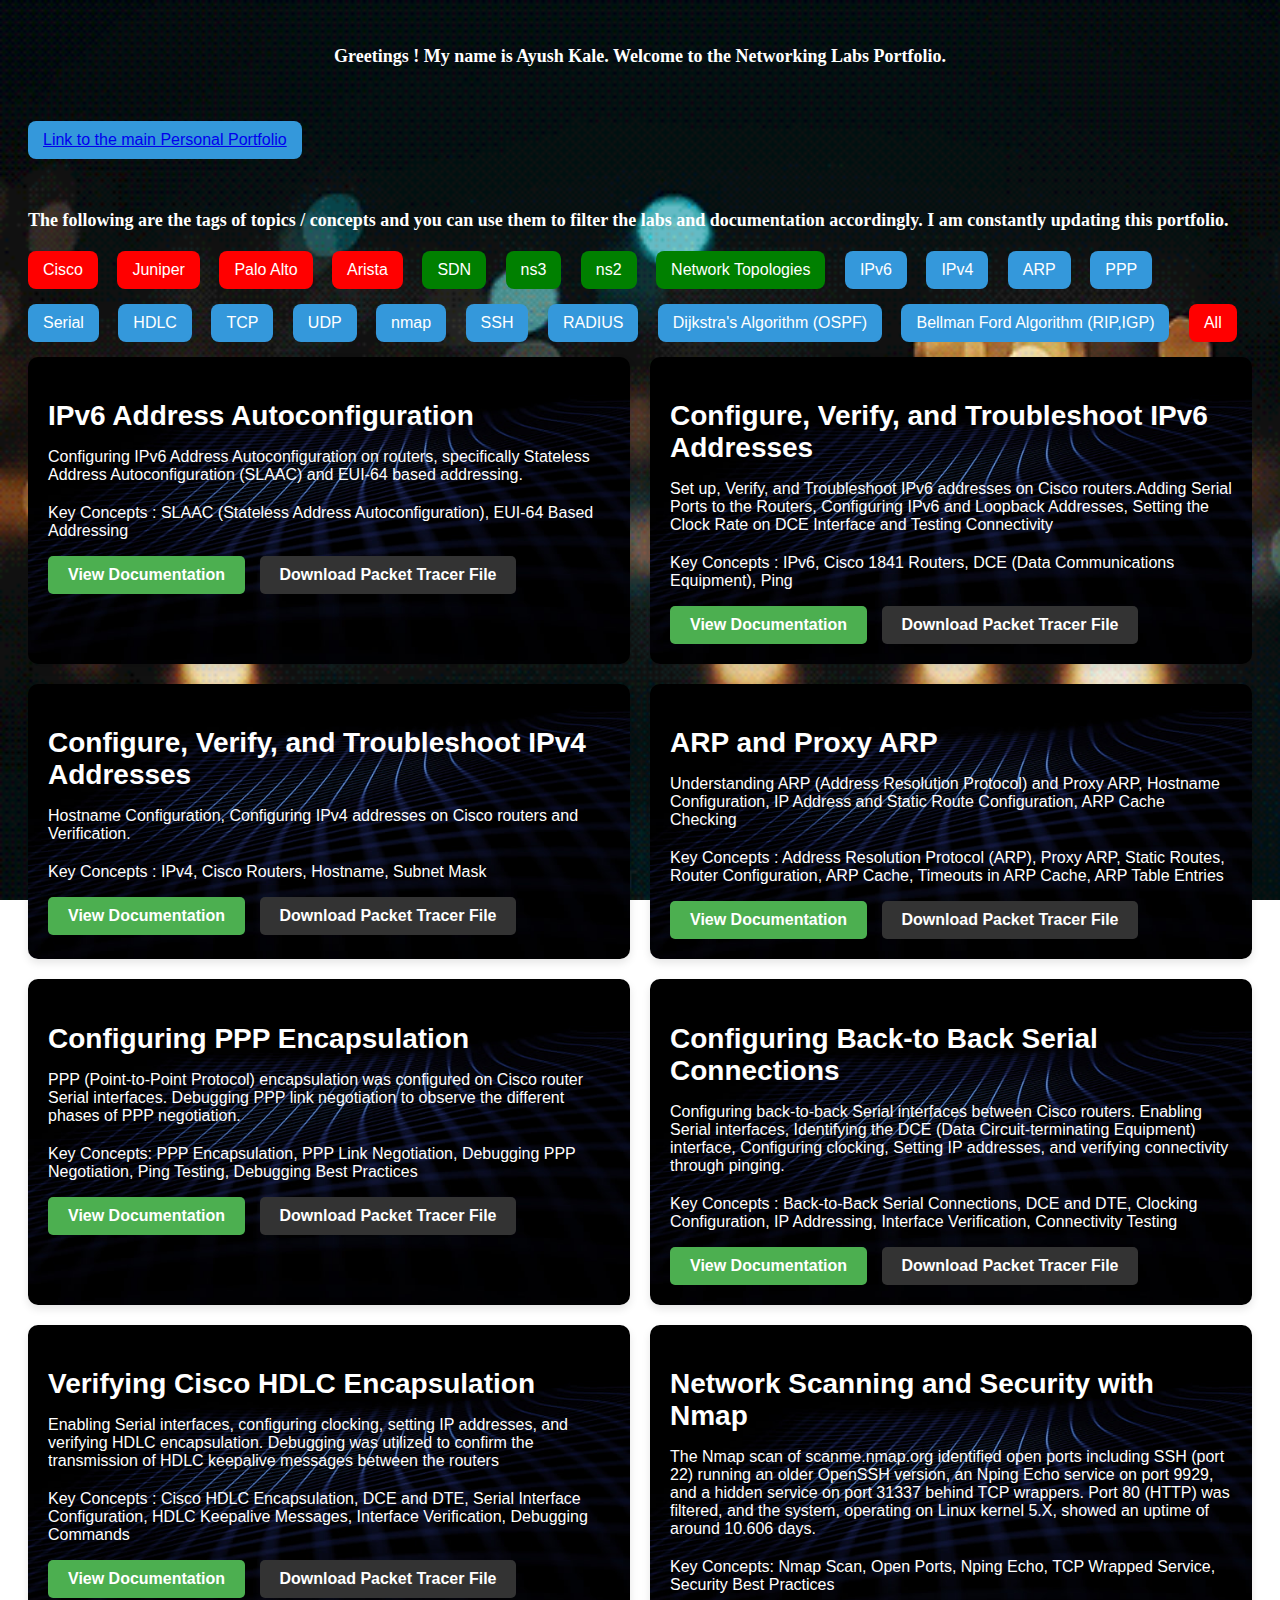
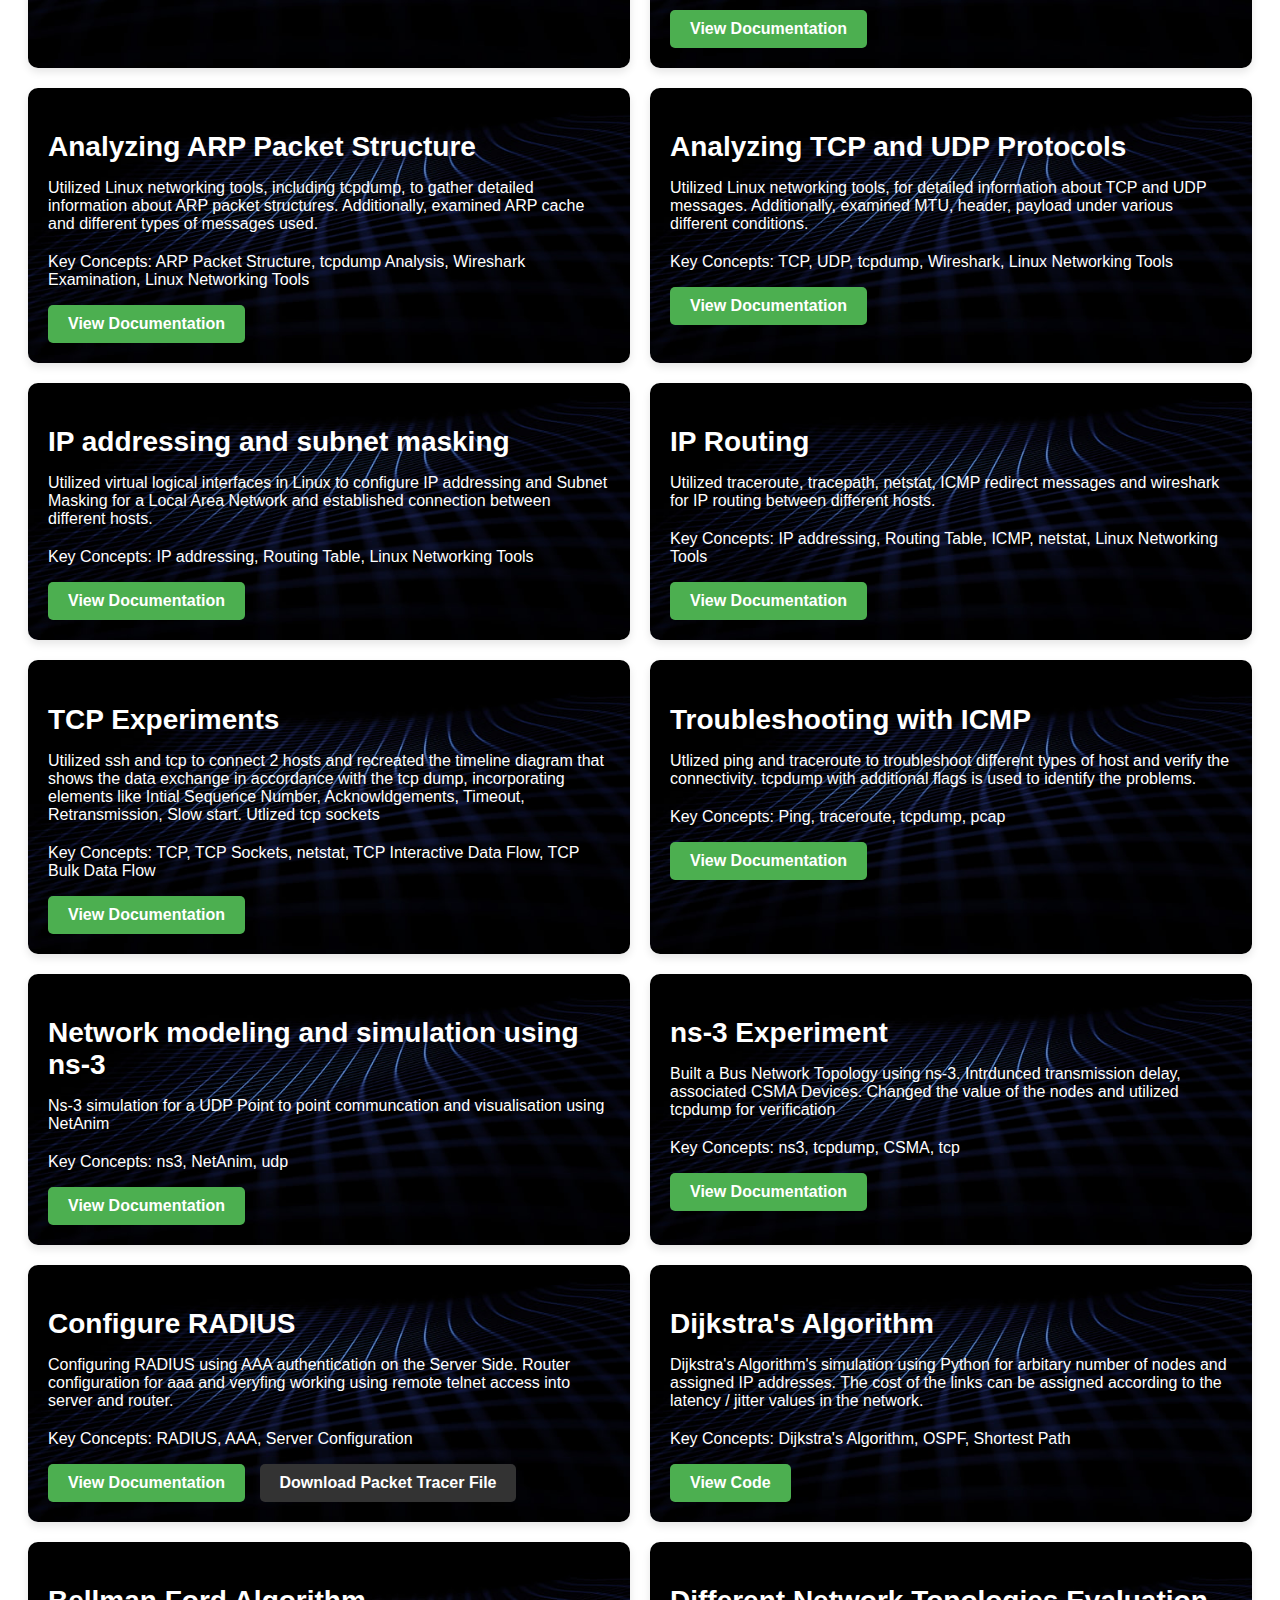
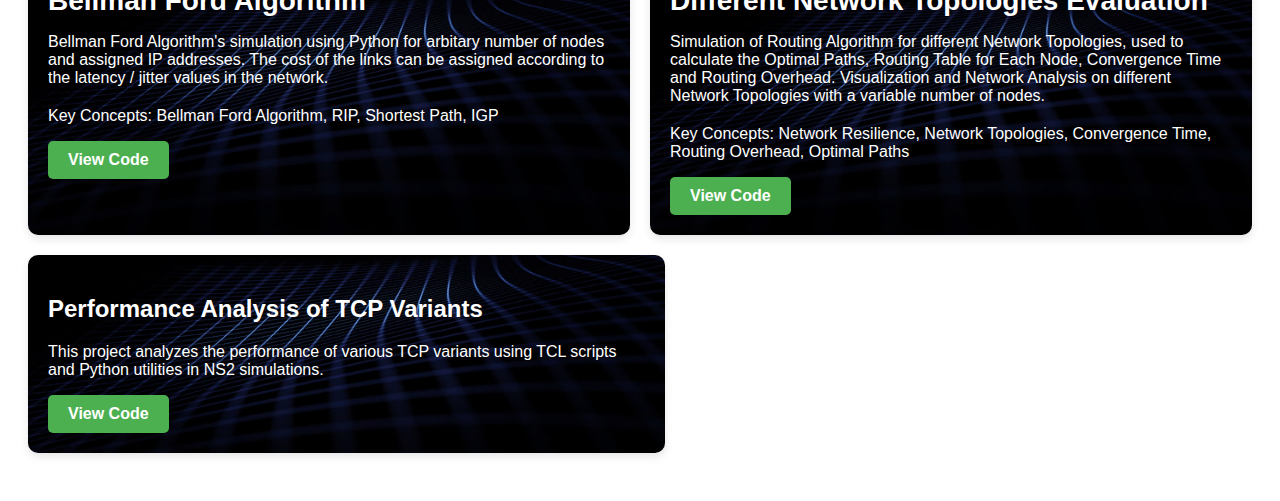
<file: index.html>
<!DOCTYPE html>
<html lang="en">

<head>
    <meta charset="UTF-8">
    <meta name="viewport" content="width=device-width, initial-scale=1.0">
    <title>Lab Blocks Filter</title>
    <style>
       body {
    font-family: 'Arial', sans-serif;
    background: url('NvL.gif') no-repeat center center fixed; 
    background-size: cover;
    padding: 20px;
}

.row {
    display: flex;
    justify-content: space-between;
    margin-bottom: 20px; 
}

.lab-block {
    background: url('back.jpg') no-repeat center center; 
    background-size: cover; 
    padding: 20px;
    border-radius: 10px;
    margin: 0; 
    flex: 0 1 calc(50% - 15px); 
    margin-right: 20px;
    color: white; 
    box-shadow: 0 4px 8px rgba(0, 0, 0, 0.1); 
}

.lab-name {
    font-size: 28px;
    font-weight: bold;
    margin-bottom: 10px;
}

.lab-description {
    margin-bottom: 20px;
}

.btn {
    display: inline-block;
    padding: 10px 20px;
    margin-right: 10px;
    border-radius: 5px;
    font-weight: bold;
    text-decoration: none;
    transition: background-color 0.3s;
}

.html-btn {
    background-color: #4CAF50;
    color: white;
}

.github-btn {
    background-color: #333;
    color: white;
}

.html-btn:hover {
    background-color: #388E3C;
}

.github-btn:hover {
    background-color: #222;
}

.row .lab-block:nth-child(2) {
    margin-right: 0;
}

.row:nth-child(1) .lab-block {
    background: url('back.jpg') no-repeat center center;
    background-size: cover;
}

.row:nth-child(2) .lab-block {
    background: url('back.jpg') no-repeat center center;
    background-size: cover;
}

.row:nth-child(3) .lab-block {
    background: url('back.jpg') no-repeat center center;
    background-size: cover;
}

.centered-block {
    justify-content: center;
}

.centered-block .lab-block {
    flex-basis: calc(60% - 15px);
    display: flex;
    flex-direction: column;
    justify-content: center;
    align-items: center;
    text-align: center;
}

.centered-block .lab-block {
    background: url('back.jpg') no-repeat center center;
    background-size: cover;
}

.search-container {
    display: flex;
    justify-content: center;
    align-items: center;
    padding: 20px;
    margin-bottom: 20px;
}

#searchInput {
    padding: 10px 15px;
    font-size: 16px;
    border: 1px solid #ccc;
    border-radius: 4px;
    flex: 1;
    margin-right: 10px;
}

#searchButton {
    padding: 10px 20px;
    font-size: 16px;
    background-color: #4CAF50;
    color: white;
    border: none;
    border-radius: 4px;
    cursor: pointer;
    transition: background-color 0.3s;
}

#searchButton:hover {
    background-color: #388E3C;
}

.tags-container {
    margin-top: 20px;
}

.tag.protocol {
    display: inline-block;
    margin-right: 15px;
    margin-bottom: 15px;
    padding: 10px 15px;
    background-color: #3498db; /* Blue color for protocol tags */
    color: #fff;
    cursor: pointer;
    border-radius: 8px;
}

.tag.protocol:hover {
    background-color: #2980b9; /* Darker blue on hover */
}

.tag.network-vendor {
    display: inline-block;
    margin-right: 15px;
    margin-bottom: 15px;
    padding: 10px 15px;
    background-color: #FF0000; /* Red color for network vendor tags */
    color: #fff;
    cursor: pointer;
    border-radius: 8px;
}

.tag.network-vendor:hover {
    background-color: #B30000;
}

.tag.tech {
    display: inline-block;
    margin-right: 15px;
    margin-bottom: 15px;
    padding: 10px 15px;
    background-color: #008000; 
    color: #fff;
    cursor: pointer;
    border-radius: 8px;
}
.tag.tech:hover {
    background-color: #222222; 
}
 	

    </style>
</head>

<body>
<p style="font-family: 'Times New Roman', serif; font-size: 18px; color: white; font-weight: bold; text-align: center;">Greetings ! My name is Ayush Kale. Welcome to the Networking Labs Portfolio.</p><br><br>
<div class="tag protocol"><a href="https://ayushkale1909.github.io/Portfolio/">Link to the main Personal Portfolio</a></div>
<br><br>
<p style="font-family: 'Times New Roman', serif; font-size: 18px; color: white; font-weight: bold;">The following are the tags of topics / concepts and you can use them to filter the labs and documentation accordingly. I am constantly updating this portfolio.</p>

<div class="tags-container">
    <div class="tag network-vendor" data-filter="cisco">Cisco</div>
    <div class="tag network-vendor" data-filter="juniper">Juniper</div>
    <div class="tag network-vendor" data-filter="palo-alto">Palo Alto</div>
    <div class="tag network-vendor" data-filter="arista">Arista</div>
    <div class="tag tech" data-filter="sdn">SDN</div>
    <div class="tag tech" data-filter="ns3">ns3</div>
    <div class="tag tech" data-filter="ns2">ns2</div>
    <div class="tag tech" data-filter="topo">Network Topologies</div>
    <div class="tag protocol" data-filter="ipv6">IPv6</div>
    <div class="tag protocol" data-filter="ipv4">IPv4</div>
    <div class="tag protocol" data-filter="arp">ARP</div>
    <div class="tag protocol" data-filter="ppp">PPP</div>
    <div class="tag protocol" data-filter="serial">Serial</div>
    <div class="tag protocol" data-filter="hdlc">HDLC</div>
    <div class="tag protocol" data-filter="tcp">TCP</div>	
    <div class="tag protocol" data-filter="udp">UDP</div>	
    <div class="tag protocol" data-filter="nmap">nmap</div>	
    <div class="tag protocol" data-filter="ssh">SSH</div>	
    <div class="tag protocol" data-filter="radius">RADIUS</div>
    <div class="tag protocol" data-filter="ospf">Dijkstra's Algorithm (OSPF)</div>
    <div class="tag protocol" data-filter="rip">Bellman Ford Algorithm (RIP,IGP)</div>
    <div class="tag network-vendor" data-filter="all">All</div>
</div>


<div class="row">
    <div class="lab-block" data-tags="cisco ipv6">
        <h2 class="lab-name">IPv6 Address Autoconfiguration</h2>
        <p class="lab-description">Configuring IPv6 Address Autoconfiguration on routers, specifically Stateless Address Autoconfiguration (SLAAC) and EUI-64 based addressing.</p>
	<p> Key Concepts : SLAAC (Stateless Address Autoconfiguration), EUI-64 Based Addressing </p>
        <a href="https://drive.google.com/file/d/1-GVGYyHuczqrOhIVtOOXDNxZJ9WQWpFU/view?usp=sharing" class="btn html-btn">View Documentation</a>
        <a href="https://github.com/ayushkale1909/Packet-tracer-docs/blob/main/IPv6%20Address%20Autoconfiguration.pkt" class="btn github-btn">Download Packet Tracer File</a>
    </div>
    <div class="lab-block" data-tags="cisco ipv6">
    <h2 class="lab-name">Configure, Verify, and Troubleshoot IPv6 Addresses</h2>
    <p class="lab-description">Set up, Verify, and Troubleshoot IPv6 addresses on Cisco routers.Adding Serial Ports to the Routers, Configuring IPv6 and Loopback Addresses, Setting the 	Clock Rate on DCE Interface and Testing Connectivity</p>
	<p>Key Concepts : IPv6, Cisco 1841 Routers, DCE (Data Communications Equipment), Ping </p>
        <a href="https://drive.google.com/file/d/1ceb-QB5XZOK8l2qvnxNhLxupMgBoe4fc/view?usp=sharing" class="btn html-btn">View Documentation</a>
        <a href="https://github.com/ayushkale1909/Packet-tracer-docs/blob/main/Configure%2C%20Verify%2C%20and%20Troubleshoot%20IPv6%20Addresses.pkt" class="btn github-btn">Download Packet Tracer File</a>
    </div>
</div>

<div class="row">
	<div class="lab-block" data-tags="cisco ipv4">
        <h2 class="lab-name">Configure, Verify, and Troubleshoot IPv4 Addresses</h2>
        <p class="lab-description">Hostname Configuration, Configuring IPv4 addresses on Cisco routers and Verification.</p>
	<p>Key Concepts : IPv4, Cisco Routers, Hostname, Subnet Mask </p>
        <a href="https://drive.google.com/file/d/17VH2TUYL4YuPWKvbtr55T_SOi3jQfPRt/view?usp=sharing" class="btn html-btn">View Documentation</a>
        <a href="https://github.com/ayushkale1909/Packet-tracer-docs/blob/main/Configure%2C%20Verify%2C%20and%20Troubleshoot%20IPv4%20Addresses.pkt" class="btn github-btn">Download Packet Tracer File</a>
        </div>
	<div class="lab-block" data-tags="cisco arp">
        <h2 class="lab-name">ARP and Proxy ARP</h2>
        <p class="lab-description">Understanding ARP (Address Resolution Protocol) and Proxy ARP, Hostname Configuration,  IP Address and Static Route Configuration, ARP Cache Checking</p>
       	<p>Key Concepts : Address Resolution Protocol (ARP), Proxy ARP, Static Routes, Router Configuration, ARP Cache, Timeouts in ARP Cache, ARP Table Entries </p>
	<a href="https://drive.google.com/file/d/14IpM8eRvNquXU7AhxHM54ehh2YN-CiOL/view?usp=sharing" class="btn html-btn">View Documentation</a>
        <a href="https://github.com/ayushkale1909/Packet-tracer-docs/blob/main/ARP%20and%20Proxy%20ARP.pkt" class="btn github-btn">Download Packet Tracer File</a>
    	</div>
</div>

<div class="row">
	<div class="lab-block" data-tags="cisco ppp">
        <h2 class="lab-name">Configuring PPP Encapsulation</h2>
        <p class="lab-description">PPP (Point-to-Point Protocol) encapsulation was configured on Cisco router Serial interfaces. Debugging PPP link negotiation to observe the different  	phases of PPP negotiation.</p>
	<p> Key Concepts: PPP Encapsulation, PPP Link Negotiation, Debugging PPP Negotiation, Ping Testing, Debugging Best Practices </p>
        <a href="https://drive.google.com/file/d/1huFpuMVo2GUrIPFJnhtBc6ET7rDxqdPO/view?usp=sharing" class="btn html-btn">View Documentation</a>
        <a href="https://github.com/ayushkale1909/Packet-tracer-docs/blob/main/Configuring%20PPP%20Encapsulation.pkt" class="btn github-btn">Download Packet Tracer File</a>
    	</div>
	<div class="lab-block" data-tags="cisco serial">
        <h2 class="lab-name">Configuring Back-to Back Serial Connections</h2>
        <p class="lab-description">Configuring back-to-back Serial interfaces between Cisco routers. Enabling Serial interfaces, Identifying the DCE (Data Circuit-terminating Equipment) 	interface, Configuring clocking, Setting IP addresses, and verifying connectivity through pinging.</p>
       	<p>Key Concepts : Back-to-Back Serial Connections, DCE and DTE, Clocking Configuration, IP Addressing, Interface Verification, Connectivity Testing </p>
        <a href="https://drive.google.com/file/d/1rDr5DAOatkz0TGrLP5-iu75k-0ghU2nr/view?usp=sharing" class="btn html-btn">View Documentation</a>
        <a href="https://github.com/ayushkale1909/Packet-tracer-docs/blob/main/Configuring%20Back-to%20Back%20Serial%20Connections.pkt" class="btn github-btn">Download Packet Tracer File</a>
    	</div>
</div>
<div class="row">
	<div class="lab-block" data-tags="cisco hdlc">
        <h2 class="lab-name">Verifying Cisco HDLC Encapsulation</h2>
        <p class="lab-description">Enabling Serial interfaces, configuring clocking, setting IP addresses, and verifying HDLC encapsulation. Debugging was utilized to confirm the 	transmission of HDLC keepalive messages between the routers</p>
       	<p>Key Concepts : Cisco HDLC Encapsulation, DCE and DTE, Serial Interface Configuration, HDLC Keepalive Messages, Interface Verification, Debugging Commands</p>
        <a href="https://drive.google.com/file/d/1AAA8MVJZ5Tl3BQRcqJZ6hI4GjTebYVAd/view?usp=sharing" class="btn html-btn">View Documentation</a>
        <a href="https://github.com/ayushkale1909/Packet-tracer-docs/blob/main/Verifying%20Cisco%20HDLC%20Encapsulation.pkt" class="btn github-btn">Download Packet Tracer File</a>
    	</div>
	<div class="lab-block" data-tags="nmap">
        <h2 class="lab-name">Network Scanning and Security with Nmap</h2>
        <p class="lab-description">
	The Nmap scan of scanme.nmap.org identified open ports including SSH (port 22) running an older OpenSSH version, an Nping Echo service on port 9929, and a hidden service on 		port 31337 behind TCP wrappers. Port 80 (HTTP) was filtered, and the system, operating on Linux kernel 5.X, showed an uptime of around 10.606 days.</p>
	<p> Key Concepts: Nmap Scan, Open Ports, Nping Echo, TCP Wrapped Service, Security Best Practices</p>
        <a href="https://drive.google.com/file/d/1AWZmkhQm8e4LF4bB6REHCqbxbVo6DTmv/view?usp=sharing" class="btn html-btn">View Documentation</a>
       	</div>
</div>
<div class="row">
	<div class="lab-block" data-tags="arp">
    	<h2 class="lab-name">Analyzing ARP Packet Structure</h2>
    	<p class="lab-description">Utilized Linux networking tools, including tcpdump, to gather detailed information about ARP packet structures. Additionally, examined ARP cache and 	different types of messages used.</p>
    	<p>Key Concepts: ARP Packet Structure, tcpdump Analysis, Wireshark Examination, Linux Networking Tools</p>
    	<a href="https://github.com/ayushkale1909/ideal-eureka/blob/main/Experiment%20with%20ARP.pdf" class="btn html-btn">View Documentation</a>
	</div>
	<div class="lab-block" data-tags="tcp udp">
    	<h2 class="lab-name">Analyzing TCP and UDP Protocols</h2>
    	<p class="lab-description">Utilized Linux networking tools, for detailed information about TCP and UDP messages. Additionally, examined MTU, header, payload under various different 	conditions.</p>
    	<p>Key Concepts: TCP, UDP, tcpdump, Wireshark, Linux Networking Tools</p>
    	<a href="https://github.com/ayushkale1909/ideal-eureka/blob/main/Experiment%20with%20UDPTCP.pdf" class="btn html-btn">View Documentation</a>
	</div>
</div>	

<div class="row">
	<div class="lab-block" data-tags="ipv4 ipv6">
    	<h2 class="lab-name"> IP addressing and subnet masking</h2>
    	<p class="lab-description">Utilized virtual logical interfaces in Linux to configure IP addressing and Subnet Masking for a Local Area Network and established connection between 	different hosts.</p>
    	<p>Key Concepts: IP addressing, Routing Table, Linux Networking Tools</p>
    	<a href="https://github.com/ayushkale1909/ideal-eureka/blob/main/IP%20addressing%20and%20subnet%20masking.pdf" class="btn html-btn">View Documentation</a>
	</div>
	<div class="lab-block" data-tags="ipv4 routing">
    	<h2 class="lab-name"> IP Routing </h2>
    	<p class="lab-description">Utilized traceroute, tracepath, netstat, ICMP redirect messages and wireshark for IP routing between different hosts.</p>
    	<p>Key Concepts: IP addressing, Routing Table, ICMP, netstat, Linux Networking Tools</p>
    	<a href="https://github.com/ayushkale1909/ideal-eureka/blob/main/IP%20Routing.pdf" class="btn html-btn">View Documentation</a>
	</div>	
</div>

<div class="row">	
	<div class="lab-block" data-tags="tcp ssh">
    	<h2 class="lab-name"> TCP Experiments</h2>
    	<p class="lab-description">Utilized ssh and tcp to connect 2 hosts and recreated the timeline diagram that shows the data exchange in accordance with the tcp dump, incorporating 	elements like Intial Sequence Number, Acknowldgements, Timeout, Retransmission, Slow start. Utlized tcp sockets</p>
    	<p>Key Concepts: TCP, TCP Sockets, netstat, TCP Interactive Data Flow, TCP Bulk Data Flow</p>
    	<a href="https://github.com/ayushkale1909/ideal-eureka/blob/main/TCP.pdf" class="btn html-btn">View Documentation</a>
	</div>
	<div class="lab-block" data-tags="tcp arp">
    	<h2 class="lab-name"> Troubleshooting with ICMP</h2>
    	<p class="lab-description">Utlized ping and traceroute to troubleshoot different types of host and verify the connectivity. tcpdump with additional flags is used to identify the 	problems. </p>
	<p>Key Concepts: Ping, traceroute, tcpdump, pcap</p>
    	<a href="https://github.com/ayushkale1909/ideal-eureka/blob/main/Troubleshooting%20Experiments%20with%20ICMP.pdf" class="btn html-btn">View Documentation</a>
	</div>	
</div>

<div class="row">	
	<div class="lab-block" data-tags="udp ns3">
    	<h2 class="lab-name"> Network modeling and simulation using ns-3 </h2>
    	<p class="lab-description">Ns-3 simulation for a UDP Point to point communcation and visualisation using NetAnim</p>
    	<p>Key Concepts: ns3, NetAnim, udp</p>
    	<a href="https://github.com/ayushkale1909/ideal-eureka/blob/main/Introduction%20to%20network%20modeling%20and%20simulation%20using%20ns-3.pdf" class="btn html-btn">View 	Documentation</a>
	</div>
	<div class="lab-block" data-tags="tcp ns3">
    	<h2 class="lab-name"> ns-3 Experiment</h2>
    	<p class="lab-description">Built a Bus Network Topology using ns-3. Intrdunced  transmission delay, associated CSMA Devices. Changed the value of the nodes and utilized tcpdump for 	verification</p>
	<p>Key Concepts: ns3, tcpdump, CSMA, tcp</p>
    	<a href="https://github.com/ayushkale1909/ideal-eureka/blob/main/ns-3%20experiment.pdf" class="btn html-btn">View Documentation</a>
	</div>	
</div>

<div class="row">	
	<div class="lab-block" data-tags="radius cisco">
    	<h2 class="lab-name"> Configure RADIUS </h2>
    	<p class="lab-description">Configuring RADIUS using AAA authentication on the Server Side. Router configuration for aaa and veryfing working using remote telnet access into server and router.</p>
    	<p>Key Concepts: RADIUS, AAA, Server Configuration</p>
    	<a href="https://drive.google.com/file/d/1qL48HMuvaJbHSLFaUOfqOP7mESeYR479/view?usp=sharing" class="btn html-btn">View 	Documentation</a>
	<a href="https://github.com/ayushkale1909/Packet-tracer-docs/blob/main/RADIUS.pkt" class="btn github-btn">Download Packet 	Tracer File</a>

	</div>
	<div class="lab-block" data-tags="ospf">
    	<h2 class="lab-name"> Dijkstra's Algorithm </h2>
    	<p class="lab-description"> Dijkstra's Algorithm's simulation using Python for arbitary number of nodes and assigned IP addresses. The cost of the links can be assigned according to the latency / jitter values in the network.</p>
    	<p>Key Concepts: Dijkstra's Algorithm, OSPF, Shortest Path</p>
    	<a href="https://github.com/ayushkale1909/Packet-tracer-docs/blob/main/Shortest%20Path/dijkstras_algorithm.py" class="btn html-btn">View Code</a>
	</div>
</div>
<div class="row">
	<div class="lab-block" data-tags="rip">
    	<h2 class="lab-name"> Bellman Ford Algorithm </h2>
    	<p class="lab-description">Bellman Ford Algorithm's simulation using Python for arbitary number of nodes and assigned IP addresses. The cost of the links can be assigned according to the latency / jitter values in the network.</p>
    	<p>Key Concepts: Bellman Ford Algorithm, RIP, Shortest Path, IGP</p>
    	<a href="https://github.com/ayushkale1909/Packet-tracer-docs/blob/main/Shortest%20Path/bellman_ford_algorithm.py" class="btn html-btn">View Code</a>
	</div>
	
	<div class="lab-block" data-tags="topo">
    	<h2 class="lab-name">Different Network Topologies Evaluation </h2>
    	<p class="lab-description">Simulation of Routing Algorithm for different Network Topologies, used to calculate the Optimal Paths, Routing Table for Each Node, Convergence Time and Routing Overhead. Visualization and Network Analysis on different Network Topologies with a variable number of nodes.</p>
    	<p>Key Concepts: Network Resilience, Network Topologies, Convergence Time, Routing Overhead, Optimal Paths</p>
    	<a href="https://github.com/ayushkale1909/NetworkEvaluation" class="btn html-btn">View Code</a>
	</div>
</div>

<div class="row">
	<div class="lab-block" data-tags="ns2">
	<h2>Performance Analysis of TCP Variants</h2>
	<p>This project analyzes the performance of various TCP variants using TCL scripts and Python utilities in NS2 simulations.</p>
	<a href="https://github.com/ayushkale1909/Performance-analysis-of-TCP-Variants" class="btn html-btn">View Code</a>
	</div>
</div>

    <script>
        document.addEventListener('DOMContentLoaded', function() {
            var tags = document.querySelectorAll('.tag');
            var labBlocks = document.querySelectorAll('.lab-block');

            tags.forEach(function(tag) {
                tag.addEventListener('click', function() {
                    var filter = tag.getAttribute('data-filter');
                    var showAll = filter === 'all';

                    labBlocks.forEach(function(block) {
                        var tagsArray = block.getAttribute('data-tags').split(' ');
                        var hasMatchingTag = tagsArray.includes(filter) || showAll;

                        if (hasMatchingTag) {
                            block.style.display = 'block';
                        } else {
                            block.style.display = 'none';
                        }
                    });
                });
            });
        });
    </script>
</body>

</html>
</file>
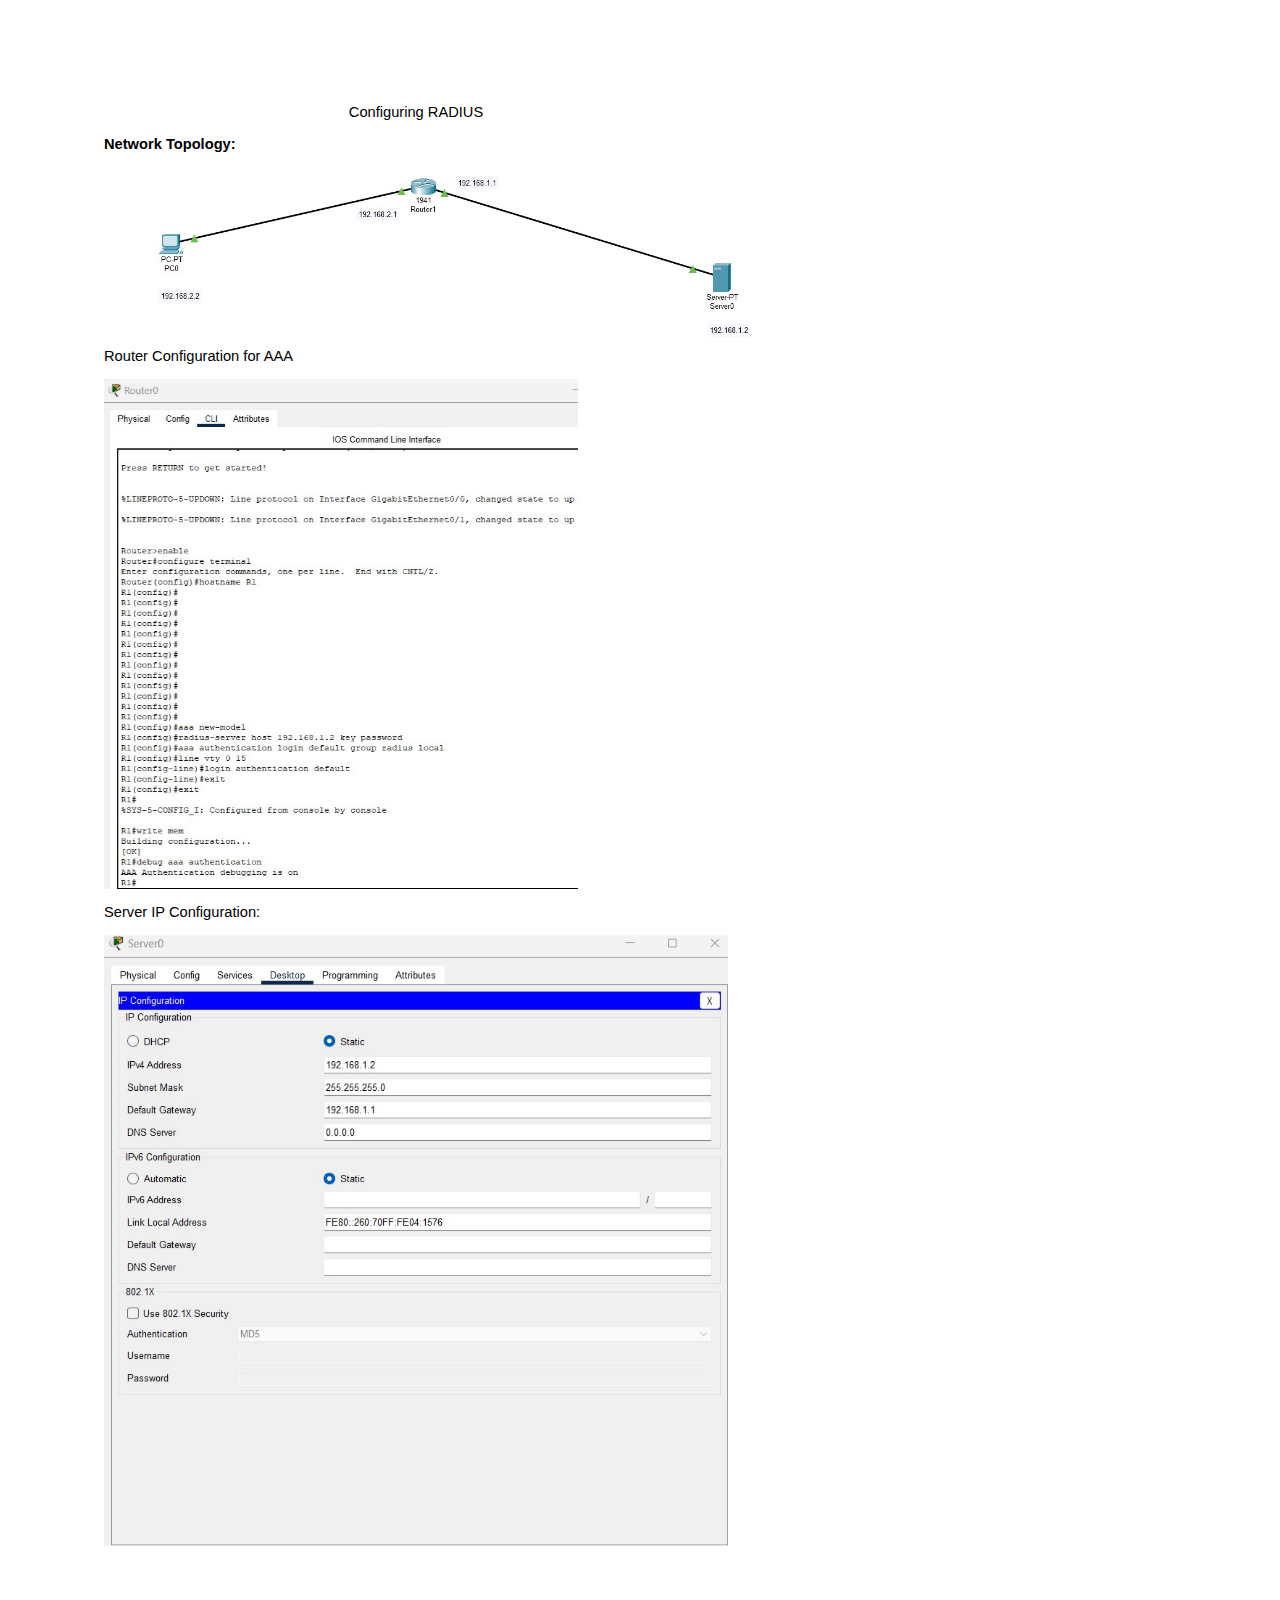
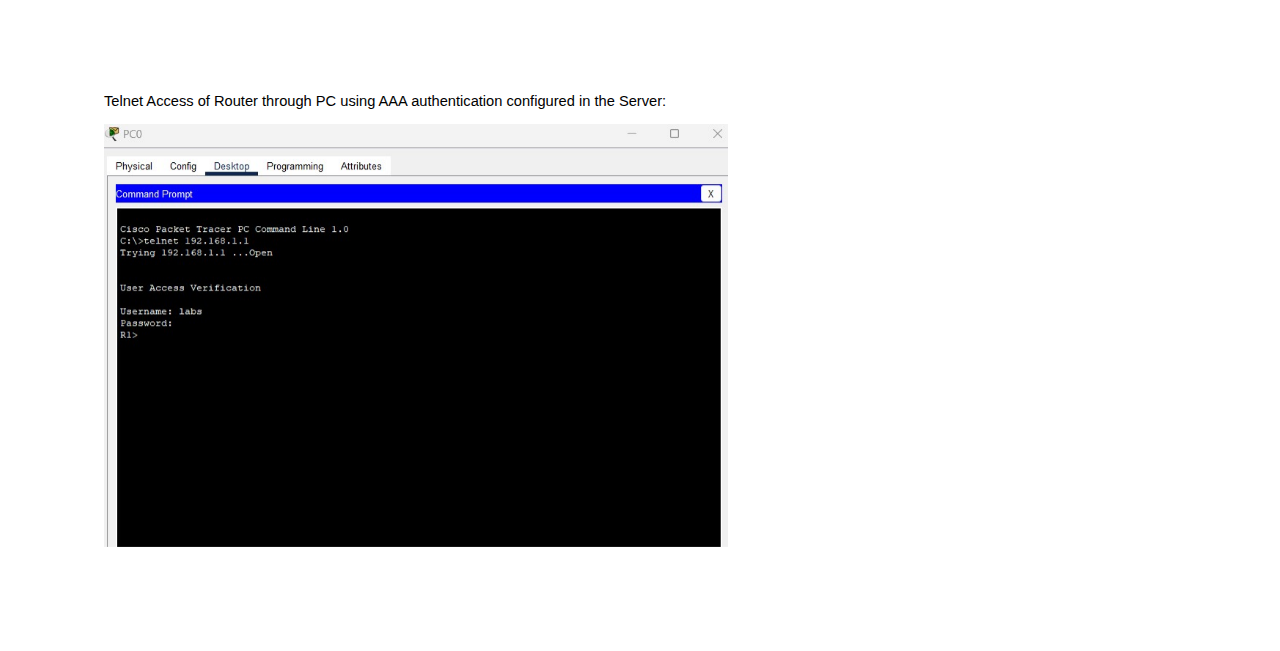
<file: Configure RADIUS/ConfiguringRADIUS.html>
<html><head><meta content="text/html; charset=UTF-8" http-equiv="content-type"><style type="text/css">ol{margin:0;padding:0}table td,table th{padding:0}.c5{color:#000000;font-weight:700;text-decoration:none;vertical-align:baseline;font-size:11pt;font-family:"Arial";font-style:normal}.c3{padding-top:0pt;padding-bottom:0pt;line-height:1.15;orphans:2;widows:2;text-align:left;height:11pt}.c0{color:#000000;font-weight:400;text-decoration:none;vertical-align:baseline;font-size:11pt;font-family:"Arial";font-style:normal}.c1{padding-top:0pt;padding-bottom:0pt;line-height:1.15;orphans:2;widows:2;text-align:center;height:11pt}.c2{padding-top:0pt;padding-bottom:0pt;line-height:1.15;orphans:2;widows:2;text-align:center}.c4{padding-top:0pt;padding-bottom:0pt;line-height:1.15;orphans:2;widows:2;text-align:left}.c6{background-color:#ffffff;max-width:468pt;padding:72pt 72pt 72pt 72pt}.title{padding-top:0pt;color:#000000;font-size:26pt;padding-bottom:3pt;font-family:"Arial";line-height:1.15;page-break-after:avoid;orphans:2;widows:2;text-align:left}.subtitle{padding-top:0pt;color:#666666;font-size:15pt;padding-bottom:16pt;font-family:"Arial";line-height:1.15;page-break-after:avoid;orphans:2;widows:2;text-align:left}li{color:#000000;font-size:11pt;font-family:"Arial"}p{margin:0;color:#000000;font-size:11pt;font-family:"Arial"}h1{padding-top:20pt;color:#000000;font-size:20pt;padding-bottom:6pt;font-family:"Arial";line-height:1.15;page-break-after:avoid;orphans:2;widows:2;text-align:left}h2{padding-top:18pt;color:#000000;font-size:16pt;padding-bottom:6pt;font-family:"Arial";line-height:1.15;page-break-after:avoid;orphans:2;widows:2;text-align:left}h3{padding-top:16pt;color:#434343;font-size:14pt;padding-bottom:4pt;font-family:"Arial";line-height:1.15;page-break-after:avoid;orphans:2;widows:2;text-align:left}h4{padding-top:14pt;color:#666666;font-size:12pt;padding-bottom:4pt;font-family:"Arial";line-height:1.15;page-break-after:avoid;orphans:2;widows:2;text-align:left}h5{padding-top:12pt;color:#666666;font-size:11pt;padding-bottom:4pt;font-family:"Arial";line-height:1.15;page-break-after:avoid;orphans:2;widows:2;text-align:left}h6{padding-top:12pt;color:#666666;font-size:11pt;padding-bottom:4pt;font-family:"Arial";line-height:1.15;page-break-after:avoid;font-style:italic;orphans:2;widows:2;text-align:left}</style></head><body class="c6 doc-content"><p class="c2"><span class="c0">Configuring RADIUS </span></p><p class="c1"><span class="c0"></span></p><p class="c4"><span class="c5">Network Topology:<br></span></p><p class="c1"><span class="c0"></span></p><p class="c4"><span style="overflow: hidden; display: inline-block; margin: 0.00px 0.00px; border: 0.00px solid #000000; transform: rotate(0.00rad) translateZ(0px); -webkit-transform: rotate(0.00rad) translateZ(0px); width: 708.64px; height: 180.52px;"><img alt="" src="images/image4.png" style="width: 699.67px; height: 288.17px; margin-left: 0.00px; margin-top: -26.94px; transform: rotate(0.00rad) translateZ(0px); -webkit-transform: rotate(0.00rad) translateZ(0px);" title=""></span></p><p class="c4"><span class="c0">Router Configuration for AAA </span></p><p class="c3"><span class="c0"></span></p><p class="c4"><span style="overflow: hidden; display: inline-block; margin: 0.00px 0.00px; border: 0.00px solid #000000; transform: rotate(0.00rad) translateZ(0px); -webkit-transform: rotate(0.00rad) translateZ(0px); width: 473.50px; height: 510.24px;"><img alt="" src="images/image1.png" style="width: 560.65px; height: 548.73px; margin-left: 0.00px; margin-top: 0.00px; transform: rotate(0.00rad) translateZ(0px); -webkit-transform: rotate(0.00rad) translateZ(0px);" title=""></span></p><p class="c3"><span class="c0"></span></p><p class="c4"><span class="c0">Server IP Configuration:</span></p><p class="c3"><span class="c0"></span></p><p class="c4"><span style="overflow: hidden; display: inline-block; margin: 0.00px 0.00px; border: 0.00px solid #000000; transform: rotate(0.00rad) translateZ(0px); -webkit-transform: rotate(0.00rad) translateZ(0px); width: 624.00px; height: 610.67px;"><img alt="" src="images/image3.png" style="width: 624.00px; height: 610.67px; margin-left: 0.00px; margin-top: 0.00px; transform: rotate(0.00rad) translateZ(0px); -webkit-transform: rotate(0.00rad) translateZ(0px);" title=""></span></p><p class="c3"><span class="c0"></span></p><p class="c3"><span class="c0"></span></p><p class="c3"><span class="c0"></span></p><p class="c3"><span class="c0"></span></p><p class="c3"><span class="c0"></span></p><p class="c3"><span class="c0"></span></p><p class="c3"><span class="c0"></span></p><p class="c3"><span class="c0"></span></p><p class="c3"><span class="c0"></span></p><p class="c3"><span class="c0"></span></p><p class="c4"><span class="c0">Telnet Access of Router through PC using AAA authentication configured in the Server:</span></p><p class="c3"><span class="c0"></span></p><p class="c4"><span style="overflow: hidden; display: inline-block; margin: 0.00px 0.00px; border: 0.00px solid #000000; transform: rotate(0.00rad) translateZ(0px); -webkit-transform: rotate(0.00rad) translateZ(0px); width: 624.00px; height: 422.67px;"><img alt="" src="images/image2.png" style="width: 624.00px; height: 422.67px; margin-left: 0.00px; margin-top: 0.00px; transform: rotate(0.00rad) translateZ(0px); -webkit-transform: rotate(0.00rad) translateZ(0px);" title=""></span></p></body></html>
</file>
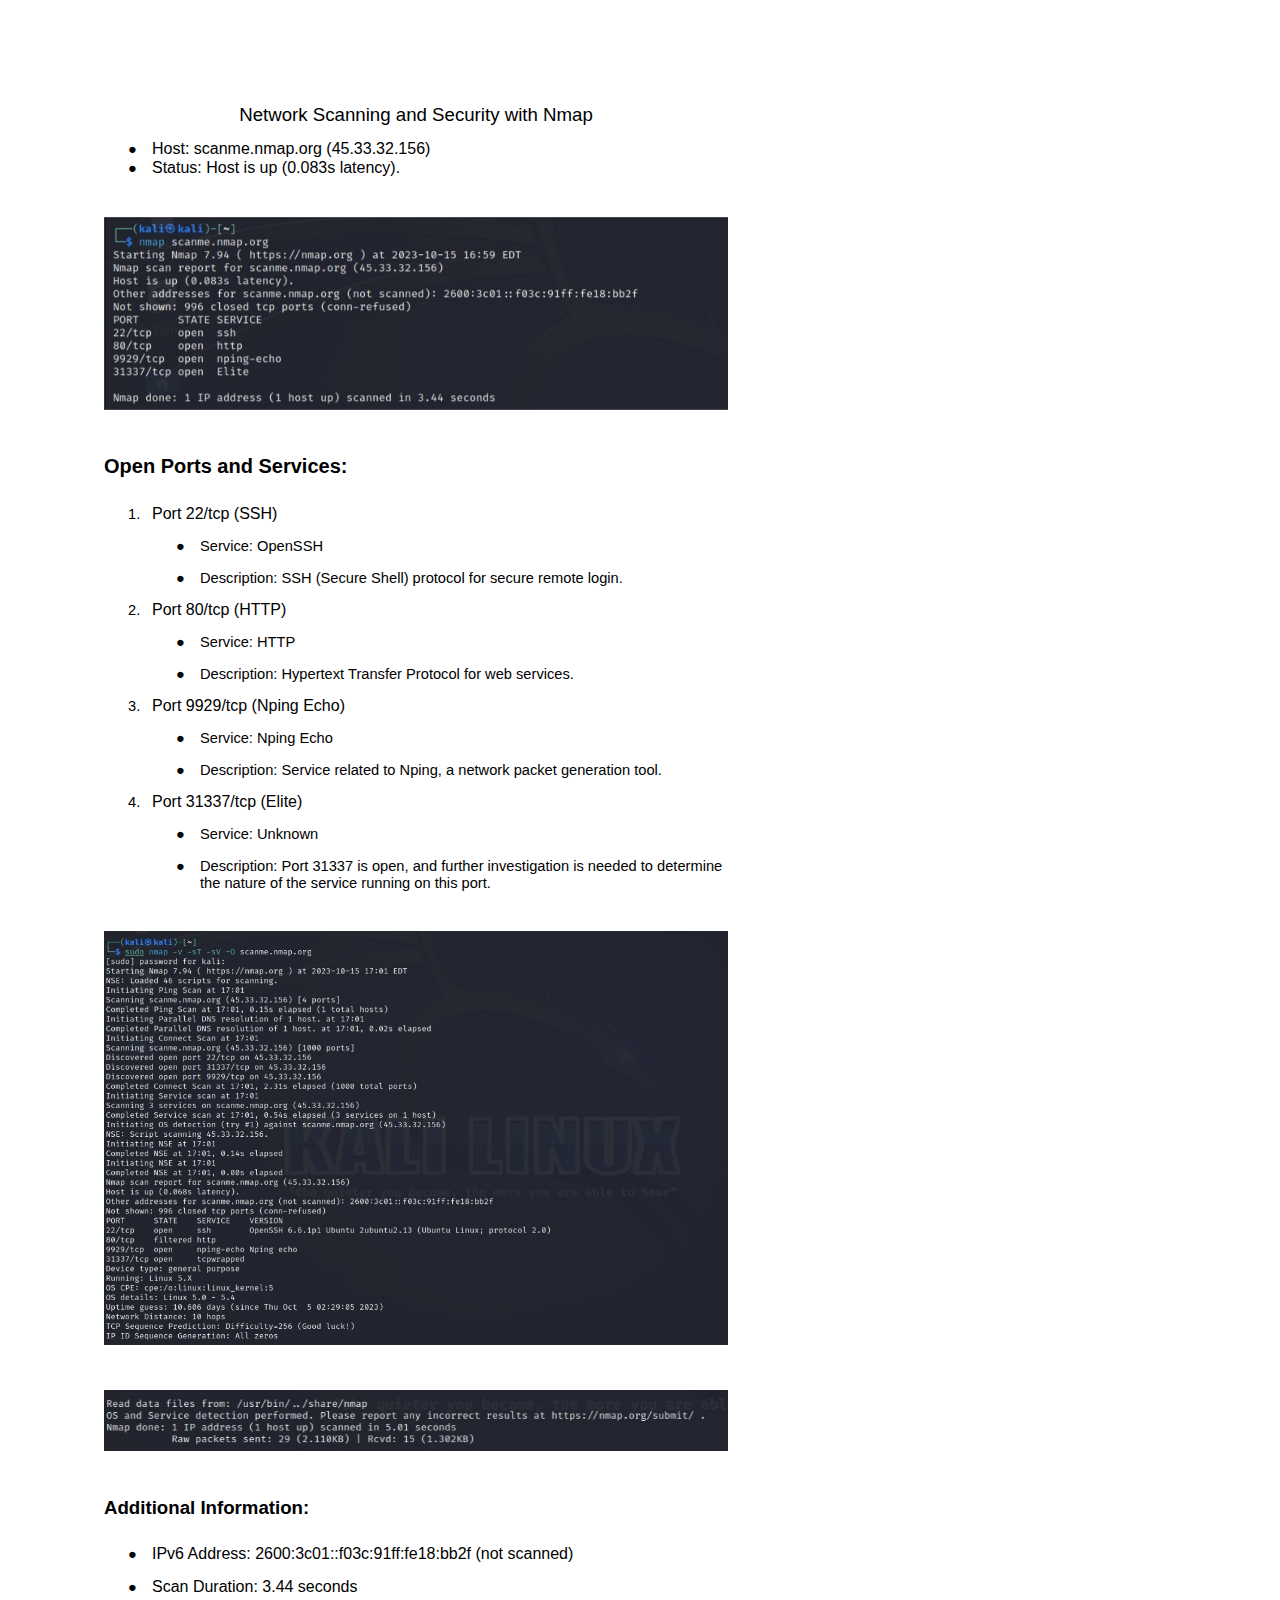
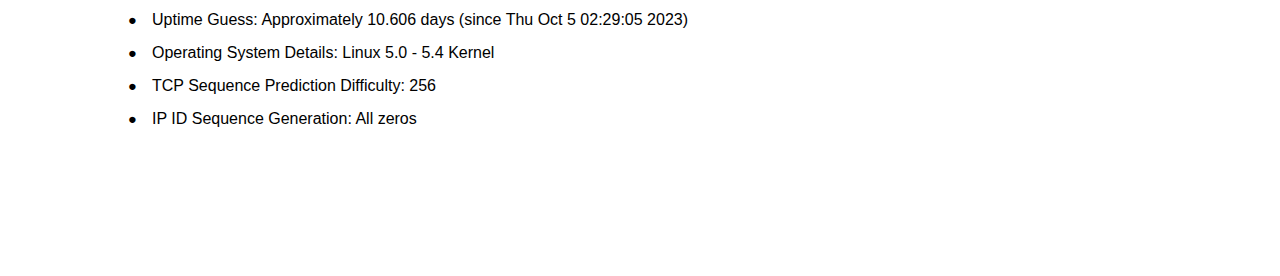
<file: nmap/NetworkScanningandSecuritywithNmap.html>
<html><head><meta content="text/html; charset=UTF-8" http-equiv="content-type"><style type="text/css">ol.lst-kix_gai7y58g4q35-5{list-style-type:none}ol.lst-kix_gai7y58g4q35-6{list-style-type:none}ul.lst-kix_si2naof883h7-0{list-style-type:none}ol.lst-kix_gai7y58g4q35-7{list-style-type:none}ol.lst-kix_gai7y58g4q35-8{list-style-type:none}ul.lst-kix_si2naof883h7-2{list-style-type:none}ul.lst-kix_si2naof883h7-1{list-style-type:none}ul.lst-kix_si2naof883h7-4{list-style-type:none}ol.lst-kix_gai7y58g4q35-6.start{counter-reset:lst-ctn-kix_gai7y58g4q35-6 0}ul.lst-kix_si2naof883h7-3{list-style-type:none}ul.lst-kix_cx6e90j5mwbw-1{list-style-type:none}.lst-kix_ikv23k94izll-7>li:before{content:"\0025cb   "}ul.lst-kix_cx6e90j5mwbw-0{list-style-type:none}ul.lst-kix_cx6e90j5mwbw-3{list-style-type:none}ol.lst-kix_gai7y58g4q35-3.start{counter-reset:lst-ctn-kix_gai7y58g4q35-3 0}ul.lst-kix_cx6e90j5mwbw-2{list-style-type:none}.lst-kix_ikv23k94izll-5>li:before{content:"\0025a0   "}.lst-kix_gai7y58g4q35-1>li:before{content:"" counter(lst-ctn-kix_gai7y58g4q35-1,lower-latin) ". "}.lst-kix_ikv23k94izll-4>li:before{content:"\0025cb   "}.lst-kix_ikv23k94izll-8>li:before{content:"\0025a0   "}.lst-kix_gai7y58g4q35-0>li:before{content:"" counter(lst-ctn-kix_gai7y58g4q35-0,decimal) ". "}.lst-kix_gai7y58g4q35-3>li:before{content:"" counter(lst-ctn-kix_gai7y58g4q35-3,decimal) ". "}ul.lst-kix_cx6e90j5mwbw-8{list-style-type:none}ol.lst-kix_gai7y58g4q35-0{list-style-type:none}ul.lst-kix_cx6e90j5mwbw-5{list-style-type:none}ol.lst-kix_gai7y58g4q35-1{list-style-type:none}.lst-kix_gai7y58g4q35-4>li{counter-increment:lst-ctn-kix_gai7y58g4q35-4}ul.lst-kix_cx6e90j5mwbw-4{list-style-type:none}ol.lst-kix_gai7y58g4q35-2{list-style-type:none}ul.lst-kix_cx6e90j5mwbw-7{list-style-type:none}.lst-kix_ikv23k94izll-6>li:before{content:"\0025cf   "}.lst-kix_gai7y58g4q35-2>li:before{content:"" counter(lst-ctn-kix_gai7y58g4q35-2,lower-roman) ". "}ol.lst-kix_gai7y58g4q35-3{list-style-type:none}ul.lst-kix_cx6e90j5mwbw-6{list-style-type:none}ol.lst-kix_gai7y58g4q35-4{list-style-type:none}ul.lst-kix_ikv23k94izll-1{list-style-type:none}ul.lst-kix_ikv23k94izll-2{list-style-type:none}ul.lst-kix_ikv23k94izll-0{list-style-type:none}.lst-kix_ikv23k94izll-1>li:before{content:"\0025cb   "}ul.lst-kix_ikv23k94izll-5{list-style-type:none}ul.lst-kix_ikv23k94izll-6{list-style-type:none}.lst-kix_ikv23k94izll-0>li:before{content:"\0025cf   "}ul.lst-kix_ikv23k94izll-3{list-style-type:none}ul.lst-kix_ikv23k94izll-4{list-style-type:none}.lst-kix_ikv23k94izll-3>li:before{content:"\0025cf   "}ul.lst-kix_ikv23k94izll-7{list-style-type:none}ul.lst-kix_ikv23k94izll-8{list-style-type:none}.lst-kix_cx6e90j5mwbw-8>li:before{content:"\0025a0   "}.lst-kix_si2naof883h7-4>li:before{content:"\0025cb   "}.lst-kix_gai7y58g4q35-8>li{counter-increment:lst-ctn-kix_gai7y58g4q35-8}.lst-kix_ikv23k94izll-2>li:before{content:"\0025a0   "}ol.lst-kix_gai7y58g4q35-7.start{counter-reset:lst-ctn-kix_gai7y58g4q35-7 0}.lst-kix_gai7y58g4q35-2>li{counter-increment:lst-ctn-kix_gai7y58g4q35-2}.lst-kix_cx6e90j5mwbw-6>li:before{content:"\0025cf   "}.lst-kix_cx6e90j5mwbw-7>li:before{content:"\0025cb   "}ol.lst-kix_gai7y58g4q35-4.start{counter-reset:lst-ctn-kix_gai7y58g4q35-4 0}.lst-kix_si2naof883h7-3>li:before{content:"\0025cf   "}.lst-kix_gai7y58g4q35-5>li{counter-increment:lst-ctn-kix_gai7y58g4q35-5}.lst-kix_si2naof883h7-2>li:before{content:"\0025a0   "}.lst-kix_cx6e90j5mwbw-3>li:before{content:"\0025cf   "}.lst-kix_si2naof883h7-0>li:before{content:"\0025cf   "}.lst-kix_cx6e90j5mwbw-4>li:before{content:"\0025cb   "}.lst-kix_cx6e90j5mwbw-5>li:before{content:"\0025a0   "}.lst-kix_si2naof883h7-1>li:before{content:"\0025cb   "}ol.lst-kix_gai7y58g4q35-1.start{counter-reset:lst-ctn-kix_gai7y58g4q35-1 0}.lst-kix_gai7y58g4q35-1>li{counter-increment:lst-ctn-kix_gai7y58g4q35-1}.lst-kix_cx6e90j5mwbw-2>li:before{content:"\0025a0   "}.lst-kix_cx6e90j5mwbw-0>li:before{content:"  "}.lst-kix_cx6e90j5mwbw-1>li:before{content:"\0025cf   "}.lst-kix_si2naof883h7-5>li:before{content:"\0025a0   "}.lst-kix_si2naof883h7-6>li:before{content:"\0025cf   "}.lst-kix_si2naof883h7-7>li:before{content:"\0025cb   "}ol.lst-kix_gai7y58g4q35-8.start{counter-reset:lst-ctn-kix_gai7y58g4q35-8 0}ol.lst-kix_gai7y58g4q35-5.start{counter-reset:lst-ctn-kix_gai7y58g4q35-5 0}.lst-kix_si2naof883h7-8>li:before{content:"\0025a0   "}.lst-kix_gai7y58g4q35-7>li{counter-increment:lst-ctn-kix_gai7y58g4q35-7}.lst-kix_gai7y58g4q35-7>li:before{content:"" counter(lst-ctn-kix_gai7y58g4q35-7,lower-latin) ". "}ol.lst-kix_gai7y58g4q35-0.start{counter-reset:lst-ctn-kix_gai7y58g4q35-0 0}.lst-kix_gai7y58g4q35-5>li:before{content:"" counter(lst-ctn-kix_gai7y58g4q35-5,lower-roman) ". "}.lst-kix_gai7y58g4q35-4>li:before{content:"" counter(lst-ctn-kix_gai7y58g4q35-4,lower-latin) ". "}.lst-kix_gai7y58g4q35-8>li:before{content:"" counter(lst-ctn-kix_gai7y58g4q35-8,lower-roman) ". "}.lst-kix_gai7y58g4q35-6>li{counter-increment:lst-ctn-kix_gai7y58g4q35-6}ol.lst-kix_gai7y58g4q35-2.start{counter-reset:lst-ctn-kix_gai7y58g4q35-2 0}.lst-kix_gai7y58g4q35-0>li{counter-increment:lst-ctn-kix_gai7y58g4q35-0}li.li-bullet-0:before{margin-left:-18pt;white-space:nowrap;display:inline-block;min-width:18pt}.lst-kix_gai7y58g4q35-3>li{counter-increment:lst-ctn-kix_gai7y58g4q35-3}.lst-kix_gai7y58g4q35-6>li:before{content:"" counter(lst-ctn-kix_gai7y58g4q35-6,decimal) ". "}ul.lst-kix_si2naof883h7-6{list-style-type:none}ul.lst-kix_si2naof883h7-5{list-style-type:none}ul.lst-kix_si2naof883h7-8{list-style-type:none}ul.lst-kix_si2naof883h7-7{list-style-type:none}ol{margin:0;padding:0}table td,table th{padding:0}.c9{color:#000000;font-weight:700;text-decoration:none;vertical-align:baseline;font-size:15pt;font-family:"Arial";font-style:normal}.c5{color:#000000;font-weight:400;text-decoration:none;vertical-align:baseline;font-size:12pt;font-family:"Arial";font-style:normal}.c2{padding-top:0pt;padding-left:0pt;padding-bottom:0pt;line-height:1.15;orphans:2;widows:2;text-align:left}.c6{color:#000000;font-weight:400;text-decoration:none;vertical-align:baseline;font-size:11pt;font-family:"Arial";font-style:normal}.c8{color:#000000;font-weight:400;text-decoration:none;vertical-align:baseline;font-size:14pt;font-family:"Arial";font-style:normal}.c7{padding-top:14pt;padding-bottom:4pt;line-height:1.15;page-break-after:avoid;orphans:2;widows:2;text-align:left}.c0{padding-top:0pt;padding-bottom:0pt;line-height:1.15;orphans:2;widows:2;text-align:left;height:11pt}.c11{color:#000000;font-weight:700;text-decoration:none;vertical-align:baseline;font-size:14pt;font-family:"Arial";font-style:normal}.c12{color:#000000;font-weight:700;text-decoration:none;vertical-align:baseline;font-size:12pt;font-family:"Arial";font-style:normal}.c13{padding-top:0pt;padding-bottom:0pt;line-height:1.15;orphans:2;widows:2;text-align:center}.c10{background-color:#ffffff;max-width:468pt;padding:72pt 72pt 72pt 72pt}.c4{padding:0;margin:0}.c1{margin-left:72pt}.c3{margin-left:36pt}.title{padding-top:0pt;color:#000000;font-size:26pt;padding-bottom:3pt;font-family:"Arial";line-height:1.15;page-break-after:avoid;orphans:2;widows:2;text-align:left}.subtitle{padding-top:0pt;color:#666666;font-size:15pt;padding-bottom:16pt;font-family:"Arial";line-height:1.15;page-break-after:avoid;orphans:2;widows:2;text-align:left}li{color:#000000;font-size:11pt;font-family:"Arial"}p{margin:0;color:#000000;font-size:11pt;font-family:"Arial"}h1{padding-top:20pt;color:#000000;font-size:20pt;padding-bottom:6pt;font-family:"Arial";line-height:1.15;page-break-after:avoid;orphans:2;widows:2;text-align:left}h2{padding-top:18pt;color:#000000;font-size:16pt;padding-bottom:6pt;font-family:"Arial";line-height:1.15;page-break-after:avoid;orphans:2;widows:2;text-align:left}h3{padding-top:16pt;color:#434343;font-size:14pt;padding-bottom:4pt;font-family:"Arial";line-height:1.15;page-break-after:avoid;orphans:2;widows:2;text-align:left}h4{padding-top:14pt;color:#666666;font-size:12pt;padding-bottom:4pt;font-family:"Arial";line-height:1.15;page-break-after:avoid;orphans:2;widows:2;text-align:left}h5{padding-top:12pt;color:#666666;font-size:11pt;padding-bottom:4pt;font-family:"Arial";line-height:1.15;page-break-after:avoid;orphans:2;widows:2;text-align:left}h6{padding-top:12pt;color:#666666;font-size:11pt;padding-bottom:4pt;font-family:"Arial";line-height:1.15;page-break-after:avoid;font-style:italic;orphans:2;widows:2;text-align:left}</style></head><body class="c10 doc-content"><p class="c13"><span class="c8">Network Scanning and Security with Nmap</span></p><p class="c0"><span class="c6"></span></p><ul class="c4 lst-kix_ikv23k94izll-0 start"><li class="c2 c3 li-bullet-0"><span class="c5">Host: scanme.nmap.org (45.33.32.156)</span></li><li class="c2 c3 li-bullet-0"><span class="c5">Status: Host is up (0.083s latency).</span></li></ul><h4 class="c7" id="h.gq7dauykyrk2"><span style="overflow: hidden; display: inline-block; margin: 0.00px 0.00px; border: 0.00px solid #000000; transform: rotate(0.00rad) translateZ(0px); -webkit-transform: rotate(0.00rad) translateZ(0px); width: 624.00px; height: 193.33px;"><img alt="" src="images/image2.png" style="width: 624.00px; height: 193.33px; margin-left: 0.00px; margin-top: 0.00px; transform: rotate(0.00rad) translateZ(0px); -webkit-transform: rotate(0.00rad) translateZ(0px);" title=""></span></h4><h4 class="c7" id="h.ecx2ff7d9g16"><span class="c9">Open Ports and Services:</span></h4><ol class="c4 lst-kix_gai7y58g4q35-0 start" start="1"><li class="c2 c3 li-bullet-0"><span class="c5">Port 22/tcp (SSH)</span></li></ol><p class="c0 c3"><span class="c5"></span></p><ul class="c4 lst-kix_cx6e90j5mwbw-1 start"><li class="c1 c2 li-bullet-0"><span class="c6">Service: OpenSSH</span></li></ul><p class="c0 c1"><span class="c6"></span></p><ul class="c4 lst-kix_cx6e90j5mwbw-1"><li class="c2 c1 li-bullet-0"><span class="c6">Description: SSH (Secure Shell) protocol for secure remote login.</span></li></ul><p class="c0 c3"><span class="c5"></span></p><ol class="c4 lst-kix_gai7y58g4q35-0" start="2"><li class="c2 c3 li-bullet-0"><span class="c5">Port 80/tcp (HTTP)</span></li></ol><p class="c0 c3"><span class="c5"></span></p><ul class="c4 lst-kix_cx6e90j5mwbw-1"><li class="c2 c1 li-bullet-0"><span class="c6">Service: HTTP</span></li></ul><p class="c0 c1"><span class="c6"></span></p><ul class="c4 lst-kix_cx6e90j5mwbw-1"><li class="c2 c1 li-bullet-0"><span class="c6">Description: Hypertext Transfer Protocol for web services.</span></li></ul><p class="c0 c3"><span class="c5"></span></p><ol class="c4 lst-kix_gai7y58g4q35-0" start="3"><li class="c2 c3 li-bullet-0"><span class="c5">Port 9929/tcp (Nping Echo)</span></li></ol><p class="c0 c3"><span class="c5"></span></p><ul class="c4 lst-kix_cx6e90j5mwbw-1"><li class="c2 c1 li-bullet-0"><span class="c6">Service: Nping Echo</span></li></ul><p class="c0 c1"><span class="c6"></span></p><ul class="c4 lst-kix_cx6e90j5mwbw-1"><li class="c2 c1 li-bullet-0"><span class="c6">Description: Service related to Nping, a network packet generation tool.</span></li></ul><p class="c0 c3"><span class="c5"></span></p><ol class="c4 lst-kix_gai7y58g4q35-0" start="4"><li class="c2 c3 li-bullet-0"><span class="c5">Port 31337/tcp (Elite)</span></li></ol><p class="c0 c3"><span class="c5"></span></p><ul class="c4 lst-kix_cx6e90j5mwbw-1"><li class="c2 c1 li-bullet-0"><span class="c6">Service: Unknown</span></li></ul><p class="c0 c1"><span class="c6"></span></p><ul class="c4 lst-kix_cx6e90j5mwbw-1"><li class="c2 c1 li-bullet-0"><span class="c6">Description: Port 31337 is open, and further investigation is needed to determine the nature of the service running on this port.</span></li></ul><h4 class="c7" id="h.u44nfcu2vov7"><span style="overflow: hidden; display: inline-block; margin: 0.00px 0.00px; border: 0.00px solid #000000; transform: rotate(0.00rad) translateZ(0px); -webkit-transform: rotate(0.00rad) translateZ(0px); width: 624.00px; height: 413.33px;"><img alt="" src="images/image3.png" style="width: 624.00px; height: 413.33px; margin-left: 0.00px; margin-top: 0.00px; transform: rotate(0.00rad) translateZ(0px); -webkit-transform: rotate(0.00rad) translateZ(0px);" title=""></span></h4><h4 class="c7" id="h.sdnt7reruiya"><span style="overflow: hidden; display: inline-block; margin: 0.00px 0.00px; border: 0.00px solid #000000; transform: rotate(0.00rad) translateZ(0px); -webkit-transform: rotate(0.00rad) translateZ(0px); width: 624.00px; height: 61.33px;"><img alt="" src="images/image1.png" style="width: 624.00px; height: 61.33px; margin-left: 0.00px; margin-top: 0.00px; transform: rotate(0.00rad) translateZ(0px); -webkit-transform: rotate(0.00rad) translateZ(0px);" title=""></span></h4><h4 class="c7" id="h.to8k4nv3jm8g"><span class="c11">Additional Information:</span></h4><ul class="c4 lst-kix_si2naof883h7-0 start"><li class="c2 c3 li-bullet-0"><span class="c5">IPv6 Address: 2600:3c01::f03c:91ff:fe18:bb2f (not scanned)</span></li></ul><p class="c0 c3"><span class="c5"></span></p><ul class="c4 lst-kix_si2naof883h7-0"><li class="c2 c3 li-bullet-0"><span class="c5">Scan Duration: 3.44 seconds</span></li></ul><p class="c0 c3"><span class="c5"></span></p><ul class="c4 lst-kix_si2naof883h7-0"><li class="c2 c3 li-bullet-0"><span class="c5">Uptime Guess: Approximately 10.606 days (since Thu Oct 5 02:29:05 2023)</span></li></ul><p class="c0 c3"><span class="c5"></span></p><ul class="c4 lst-kix_si2naof883h7-0"><li class="c2 c3 li-bullet-0"><span class="c5">Operating System Details: Linux 5.0 - 5.4 Kernel</span></li></ul><p class="c0 c3"><span class="c5"></span></p><ul class="c4 lst-kix_si2naof883h7-0"><li class="c2 c3 li-bullet-0"><span class="c5">TCP Sequence Prediction Difficulty: 256 </span></li></ul><p class="c0 c3"><span class="c5"></span></p><ul class="c4 lst-kix_si2naof883h7-0"><li class="c2 c3 li-bullet-0"><span class="c5">IP ID Sequence Generation: All zeros</span></li></ul><p class="c0 c3"><span class="c6"></span></p><p class="c0"><span class="c6"></span></p><p class="c0"><span class="c6"></span></p></body></html>
</file>
